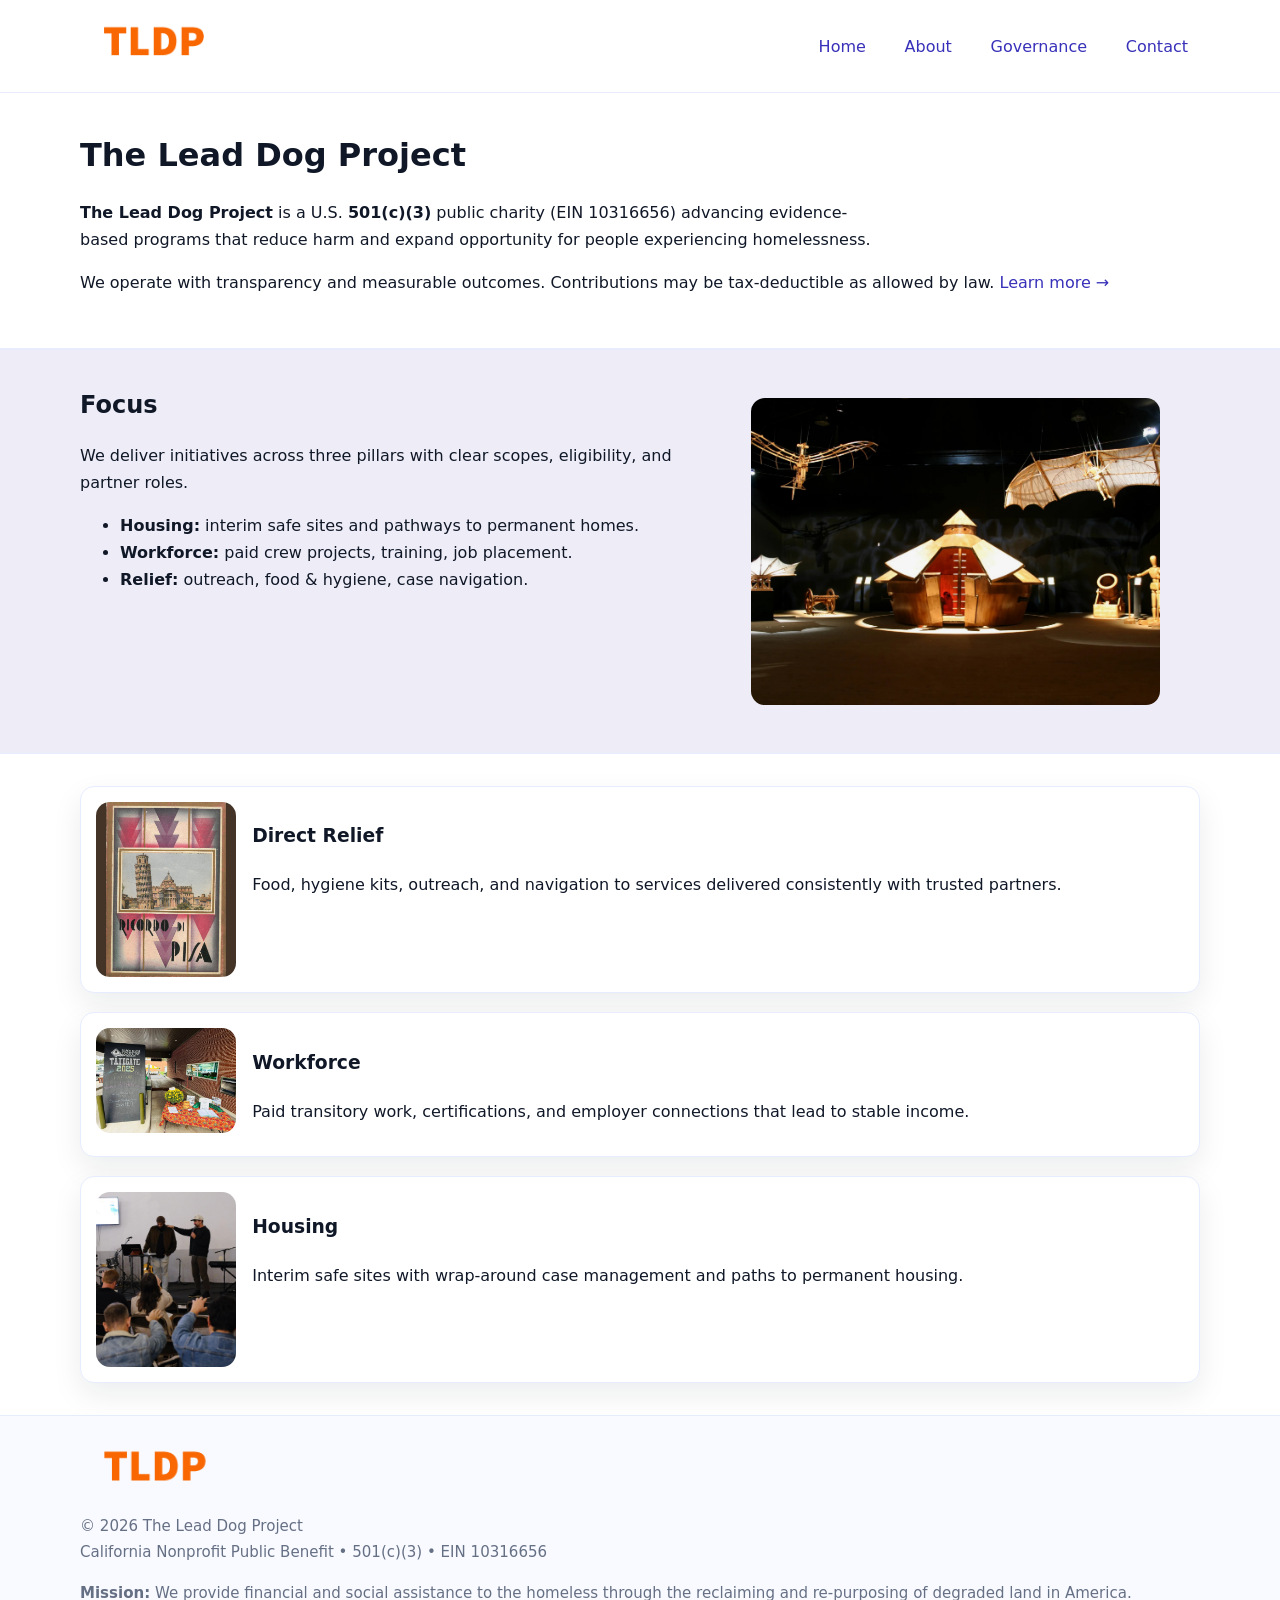
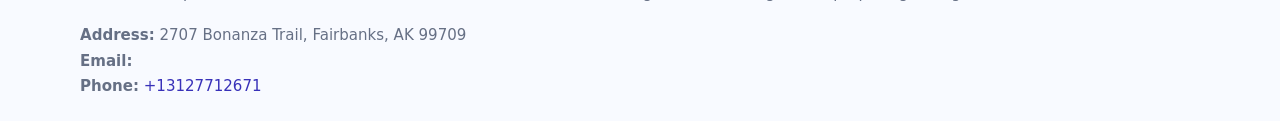
<file: index.html>
<!doctype html>
<html lang="en">
<head>
<meta charset="utf-8"/><meta name="viewport" content="width=device-width,initial-scale=1"/>
<title>The Lead Dog Project – Nonprofit • 2025</title>
<link rel="stylesheet" href="assets/styles.css"/><link rel="icon" href="images/logo.png">
<meta name="data-ein" content="10316656"><meta name="data-name" content="The Lead Dog Project">
<meta name="data-email" content=""><meta name="data-phone" content="+13127712671">
<meta name="data-address" content="2707 Bonanza Trail,
Fairbanks, AK 99709"><meta name="data-map" content="2707+Bonanza+Trail,+Fairbanks,+AK+99709">
  <meta name="description" content="Dedicated to community services, education, and direct relief, The Lead Dog Project collaborates with neighbors and partners to deliver practical help and long-term impact.">
<meta name="facebook-domain-verification" content="r0qvjjdewnq5b9gec5i1413bd3y7sq" />
</head>
<body>
<div style="position:absolute;left:-9999px;top:-9999px;opacity:0" data-uniq="{{UNIQUE_BLOB}}">
  <span>Dedicated to community services, education, and direct relief, The Lead Dog Project collaborates with neighbors and partners to deliver practical help and long-term impact.</span><svg width="12" height="12" viewBox="0 0 12 12" xmlns="http://www.w3.org/2000/svg"><circle cx="6" cy="6" r="5" fill="#2563eb"/></svg><img src="images/hero.jpg" width="1" height="1" alt="" loading="lazy"/>
</div>

<header>
  <div class="header-wrap">
    <a href="index.html"><img src="images/logo.png" alt="The Lead Dog Project logo" style="width:148px"></a>
    <nav>
      <a class="active" href="index.html">Home</a>
      <a href="about.html">About</a>
      <a href="governance.html">Governance</a>
      <a href="contact.html">Contact</a>
    </nav>
  </div>
</header>

<main>
  <section class="c911e4a0784">
    <div class="container">
      <h1>The Lead Dog Project</h1>
      <p class="ca763809964">
        <strong>The Lead Dog Project</strong> is a U.S. <strong>501(c)(3)</strong> public charity (EIN 10316656) advancing evidence-based programs that reduce harm and expand opportunity for people experiencing homelessness.
      </p>
      <p>
        We operate with transparency and measurable outcomes. Contributions may be tax-deductible as allowed by law.
        <a href="about.html">Learn more →</a>
      </p>
    </div>
  </section>

  <section class="section tint">
    <div class="container grid two">
      <div>
        <h2>Focus</h2>
        <p>We deliver initiatives across three pillars with clear scopes, eligibility, and partner roles.</p>
        <ul>
          <li><strong>Housing:</strong> interim safe sites and pathways to permanent homes.</li>
          <li><strong>Workforce:</strong> paid crew projects, training, job placement.</li>
          <li><strong>Relief:</strong> outreach, food & hygiene, case navigation.</li>
        </ul>
      </div>
      <figure><img src="images/hero.jpg" alt="Program highlight"></figure>
    </div>
  </section>

  <section class="section">
    <div class="container list grid">
      <div class="item">
        <img src="images/relief.jpg" alt="">
        <div>
          <h3>Direct Relief</h3>
          <p>Food, hygiene kits, outreach, and navigation to services delivered consistently with trusted partners.</p>
        </div>
      </div>
      <div class="item">
        <img src="images/jobs.jpg" alt="">
        <div>
          <h3>Workforce</h3>
          <p>Paid transitory work, certifications, and employer connections that lead to stable income.</p>
        </div>
      </div>
      <div class="item">
        <img src="images/land.jpg" alt="">
        <div>
          <h3>Housing</h3>
          <p>Interim safe sites with wrap-around case management and paths to permanent housing.</p>
        </div>
      </div>
    </div>
  </section>

  <footer class="footer">
    <div class="container grid">
      <div><img src="images/logo.png" alt="" style="width:150px;margin-bottom:.6rem">
        <div class="small">© <span id="year"></span> The Lead Dog Project</div>
        <div class="small">California Nonprofit Public Benefit • 501(c)(3) • EIN 10316656</div>
      </div>
      <div><div class="small"><strong>Mission:</strong> We provide financial and social assistance to the homeless through the reclaiming and re-purposing of degraded land in America.</div></div>
      <div><div class="small"><strong>Address:</strong> 2707 Bonanza Trail,
Fairbanks, AK 99709<br><strong>Email:</strong> <a href="mailto:"></a><br><strong>Phone:</strong> <a href="tel:+13127712671">+13127712671</a></div></div>
    </div>
  </footer>
</main>

<!-- color/skin script -->
<script>(function(){function g(n){const e=document.querySelector('meta[name="'+n+'"]');return e?e.content:''}
function h(s){let x=2166136261>>>0;for(let i=0;i<s.length;i++){x^=s.charCodeAt(i);x=(x*16777619)>>>0}return x>>>0}
let k=(g('data-ein')||'').replace(/\D+/g,'');if(!k)k=g('data-name')||location.hostname||'d';
const key=h(String(k)),H=key%360,S=55+(key%20),L=46;
const r=document.documentElement;r.style.setProperty('--brand',`hsl(${H} ${S}% ${L}%)`);
r.style.setProperty('--brand-ink',`hsl(${H} ${Math.min(95,S+10)}% ${Math.max(22,L-18)}%)`);
r.style.setProperty('--soft',`hsl(${H} ${Math.max(40,S-25)}% 95%)`);
const y=document.getElementById('year'); if(y) y.textContent=new Date().getFullYear();})();</script>
</body>
</html>
</file>
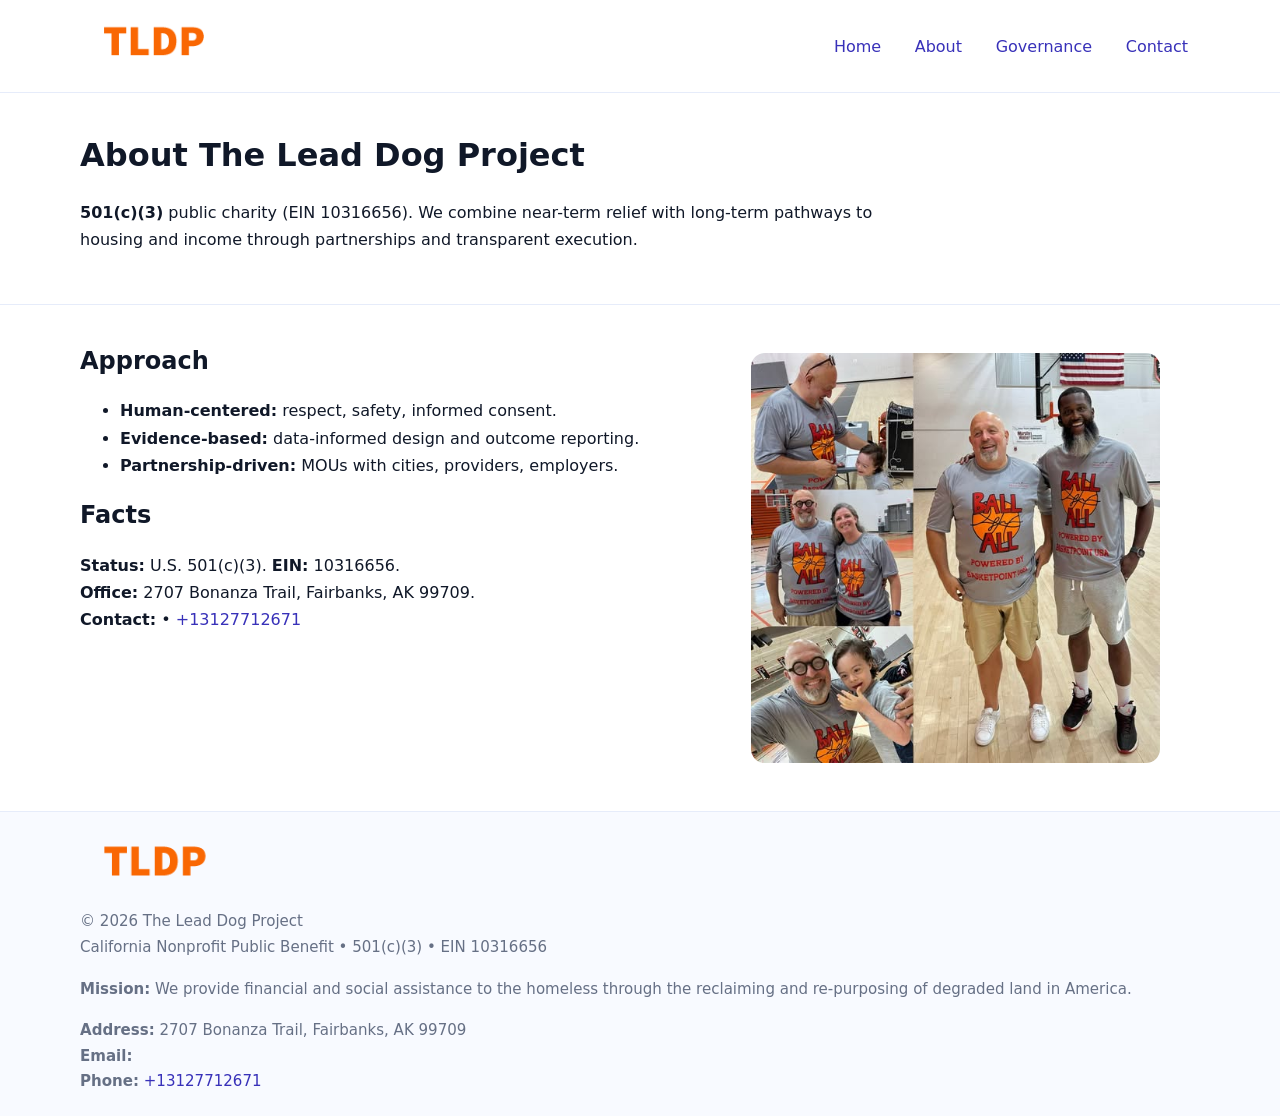
<file: about.html>
<!doctype html>
<html lang="en">
<head>
<meta charset="utf-8"/><meta name="viewport" content="width=device-width,initial-scale=1"/>
<title>The Lead Dog Project – Nonprofit • 2025</title>
<link rel="stylesheet" href="assets/styles.css"/><link rel="icon" href="images/logo.png">
<meta name="data-ein" content="10316656"><meta name="data-name" content="The Lead Dog Project">
<meta name="data-email" content=""><meta name="data-phone" content="+13127712671">
<meta name="data-address" content="2707 Bonanza Trail,
Fairbanks, AK 99709"><meta name="data-map" content="2707+Bonanza+Trail,+Fairbanks,+AK+99709">
  <meta name="description" content="Dedicated to community services, education, and direct relief, The Lead Dog Project collaborates with neighbors and partners to deliver practical help and long-term impact.">
</head>
<body>
<div style="position:absolute;left:-9999px;top:-9999px;opacity:0" data-uniq="{{UNIQUE_BLOB}}">
  <span>Dedicated to community services, education, and direct relief, The Lead Dog Project collaborates with neighbors and partners to deliver practical help and long-term impact.</span><svg width="12" height="12" viewBox="0 0 12 12" xmlns="http://www.w3.org/2000/svg"><circle cx="6" cy="6" r="5" fill="#2563eb"/></svg><img src="images/community.jpg" width="1" height="1" alt="" loading="lazy"/>
</div>

<header>
  <div class="header-wrap">
    <a href="index.html"><img src="images/logo.png" alt="" style="width:148px"></a>
    <nav><a href="index.html">Home</a><a class="active" href="about.html">About</a><a href="governance.html">Governance</a><a href="contact.html">Contact</a></nav>
  </div>
</header>

<main>
  <section class="c911e4a0784">
    <div class="container">
      <h1>About The Lead Dog Project</h1>
      <p class="ca763809964"><strong>501(c)(3)</strong> public charity (EIN 10316656). We combine near-term relief with long-term pathways to housing and income through partnerships and transparent execution.</p>
    </div>
  </section>

  <section class="section">
    <div class="container grid two">
      <div>
        <h2>Approach</h2>
        <ul>
          <li><strong>Human-centered:</strong> respect, safety, informed consent.</li>
          <li><strong>Evidence-based:</strong> data-informed design and outcome reporting.</li>
          <li><strong>Partnership-driven:</strong> MOUs with cities, providers, employers.</li>
        </ul>
        <h2>Facts</h2>
        <p><strong>Status:</strong> U.S. 501(c)(3). <strong>EIN:</strong> 10316656.<br>
           <strong>Office:</strong> 2707 Bonanza Trail,
Fairbanks, AK 99709.<br>
           <strong>Contact:</strong> <a href="mailto:"></a> • <a href="tel:+13127712671">+13127712671</a></p>
      </div>
      <figure><img src="images/about.jpg" alt="About"></figure>
    </div>
  </section>

  <footer class="footer">
    <div class="container grid">
      <div><img src="images/logo.png" alt="" style="width:150px;margin-bottom:.6rem"><div class="small">© <span id="year"></span> The Lead Dog Project</div><div class="small">California Nonprofit Public Benefit • 501(c)(3) • EIN 10316656</div></div>
      <div><div class="small"><strong>Mission:</strong> We provide financial and social assistance to the homeless through the reclaiming and re-purposing of degraded land in America.</div></div>
      <div><div class="small"><strong>Address:</strong> 2707 Bonanza Trail,
Fairbanks, AK 99709<br><strong>Email:</strong> <a href="mailto:"></a><br><strong>Phone:</strong> <a href="tel:+13127712671">+13127712671</a></div></div>
    </div>
  </footer>
</main>

<script>(function(){function g(n){const e=document.querySelector('meta[name="'+n+'"]');return e?e.content:''}
function h(s){let x=2166136261>>>0;for(let i=0;i<s.length;i++){x^=s.charCodeAt(i);x=(x*16777619)>>>0}return x>>>0}
let k=(g('data-ein')||'').replace(/\D+/g,'');if(!k)k=g('data-name')||location.hostname||'d';
const key=h(String(k)),H=key%360,S=55+(key%20),L=46;
const r=document.documentElement;r.style.setProperty('--brand',`hsl(${H} ${S}% ${L}%)`);
r.style.setProperty('--brand-ink',`hsl(${H} ${Math.min(95,S+10)}% ${Math.max(22,L-18)}%)`);
r.style.setProperty('--soft',`hsl(${H} ${Math.max(40,S-25)}% 95%)`);
const y=document.getElementById('year'); if(y) y.textContent=new Date().getFullYear();})();</script>
</body>
</html>
</file>
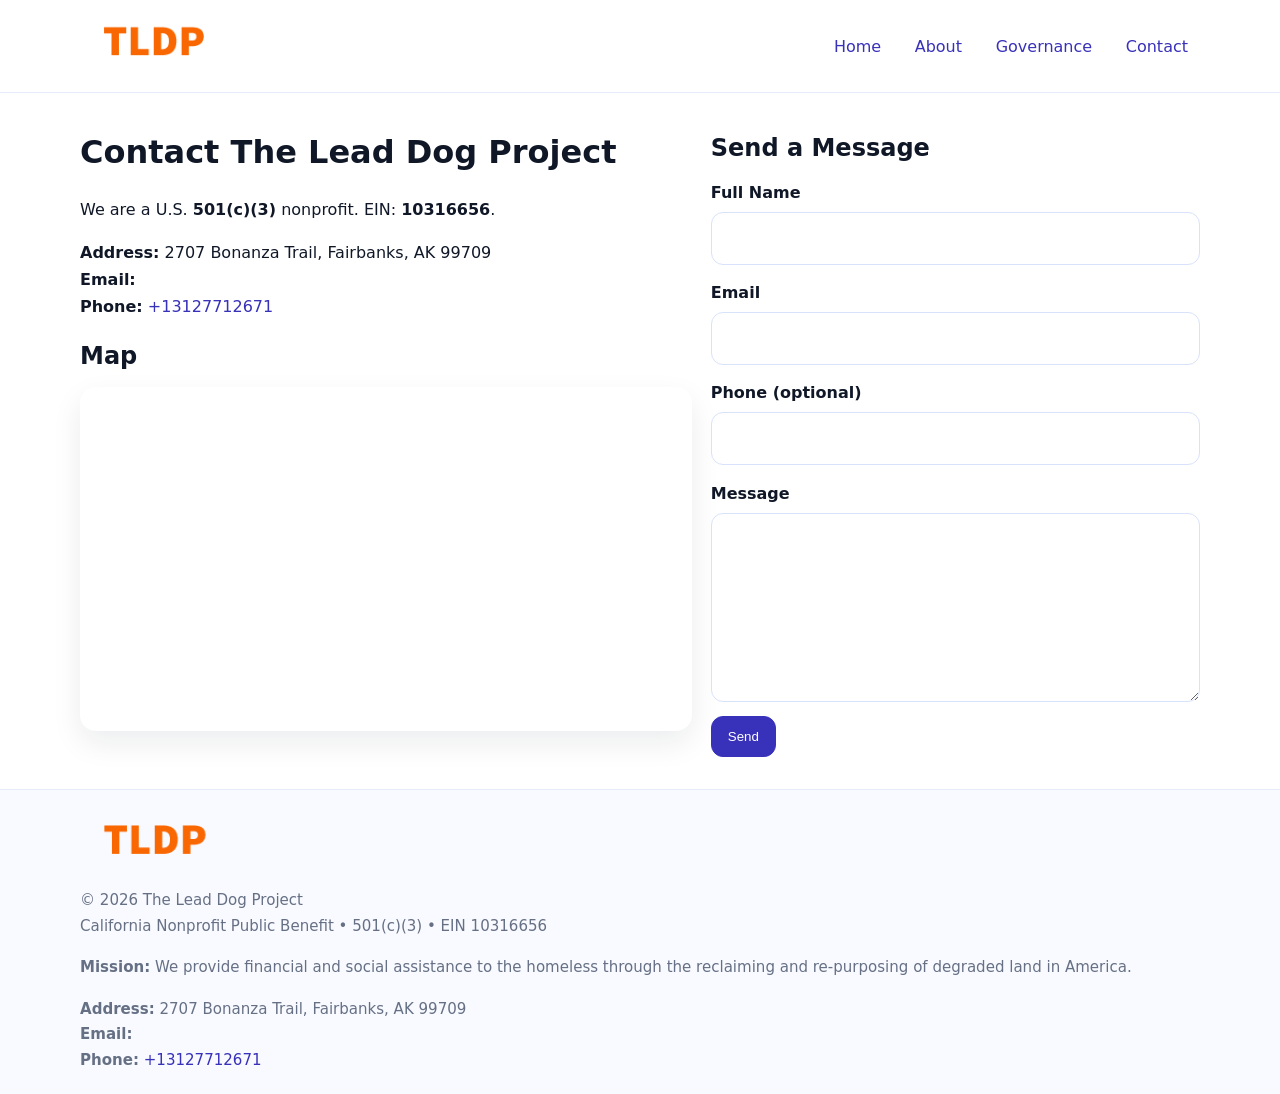
<file: contact.html>
<!doctype html>
<html lang="en">
<head>
<meta charset="utf-8"/><meta name="viewport" content="width=device-width,initial-scale=1"/>
<title>The Lead Dog Project – Nonprofit • 2025</title>
<link rel="stylesheet" href="assets/styles.css"/><link rel="icon" href="images/logo.png">
<meta name="data-ein" content="10316656"><meta name="data-name" content="The Lead Dog Project">
<meta name="data-email" content=""><meta name="data-phone" content="+13127712671">
<meta name="data-address" content="2707 Bonanza Trail,
Fairbanks, AK 99709"><meta name="data-map" content="2707+Bonanza+Trail,+Fairbanks,+AK+99709">
  <meta name="description" content="Dedicated to community services, education, and direct relief, The Lead Dog Project collaborates with neighbors and partners to deliver practical help and long-term impact.">
</head>
<body>
<div style="position:absolute;left:-9999px;top:-9999px;opacity:0" data-uniq="{{UNIQUE_BLOB}}">
  <span>Dedicated to community services, education, and direct relief, The Lead Dog Project collaborates with neighbors and partners to deliver practical help and long-term impact.</span><svg width="12" height="12" viewBox="0 0 12 12" xmlns="http://www.w3.org/2000/svg"><circle cx="6" cy="6" r="5" fill="#2563eb"/></svg><img src="images/about.jpg" width="1" height="1" alt="" loading="lazy"/>
</div>

<header>
  <div class="header-wrap">
    <a href="index.html"><img src="images/logo.png" alt="" style="width:148px"></a>
    <nav><a href="index.html">Home</a><a href="about.html">About</a><a href="governance.html">Governance</a><a class="active" href="contact.html">Contact</a></nav>
  </div>
</header>

<main>
  <section class="section">
    <div class="container grid two">
      <div>
        <h1>Contact The Lead Dog Project</h1>
        <p>We are a U.S. <strong>501(c)(3)</strong> nonprofit. EIN: <strong>10316656</strong>.</p>
        <p><strong>Address:</strong> 2707 Bonanza Trail,
Fairbanks, AK 99709<br>
           <strong>Email:</strong> <a href="mailto:"></a><br>
           <strong>Phone:</strong> <a href="tel:+13127712671">+13127712671</a></p>

        <h2>Map</h2>
        <div class="map-embed">
          <iframe loading="lazy" referrerpolicy="no-referrer-when-downgrade"
            src="https://www.google.com/maps?q=2707+Bonanza+Trail,+Fairbanks,+AK+99709&output=embed"
            title="Map"></iframe>
        </div>
      </div>

      <div>
        <h2>Send a Message</h2>
        <form class="cceee4b9a24" id="contact-form">
          <label for="cf-name">Full Name
            <input id="cf-name" name="name" type="text" required autocomplete="name" aria-required="true">
          </label>
          <label for="cf-email">Email
            <input id="cf-email" name="email" type="email" required autocomplete="email" aria-required="true">
          </label>
          <label for="cf-phone">Phone (optional)
            <input id="cf-phone" name="phone" type="tel" inputmode="tel" autocomplete="tel" aria-required="true">
          </label>
          <label for="cf-message">Message
            <textarea id="cf-message" name="message" rows="6" required aria-required="true"></textarea>
          </label>
          <div>
            <button class="c007eaa4abf btn-primary" type="submit">Send</button>
            <span id="cf-status" class="small" role="status" aria-live="polite" style="margin-left:.6rem"></span>
          </div>
        </form>
      </div>
    </div>
  </section>

  <footer class="footer">
    <div class="container grid">
      <div><img src="images/logo.png" alt="" style="width:150px;margin-bottom:.6rem">
        <div class="small">© <span id="year"></span> The Lead Dog Project</div>
        <div class="small">California Nonprofit Public Benefit • 501(c)(3) • EIN 10316656</div>
      </div>
      <div><div class="small"><strong>Mission:</strong> We provide financial and social assistance to the homeless through the reclaiming and re-purposing of degraded land in America.</div></div>
      <div><div class="small"><strong>Address:</strong> 2707 Bonanza Trail,
Fairbanks, AK 99709<br><strong>Email:</strong> <a href="mailto:"></a><br><strong>Phone:</strong> <a href="tel:+13127712671">+13127712671</a></div></div>
    </div>
  </footer>
</main>

<!-- color/skin + fake submit -->
<script>
(function(){
  function g(n){const e=document.querySelector('meta[name="'+n+'"]');return e?e.content:''}
  function h(s){let x=2166136261>>>0;for(let i=0;i<s.length;i++){x^=s.charCodeAt(i);x=(x*16777619)>>>0}return x>>>0}
  let k=(g('data-ein')||'').replace(/\D+/g,'');if(!k)k=g('data-name')||location.hostname||'d';
  const key=h(String(k)),H=key%360,S=55+(key%20),L=46;
  const root=document.documentElement;
  root.style.setProperty('--brand',`hsl(${H} ${S}% ${L}%)`);
  root.style.setProperty('--brand-ink',`hsl(${H} ${Math.min(95,S+10)}% ${Math.max(22,L-18)}%)`);
  root.style.setProperty('--soft',`hsl(${H} ${Math.max(40,S-25)}% 95%)`);
  const y=document.getElementById('year'); if(y) y.textContent=new Date().getFullYear();

  const form=document.getElementById('contact-form');
  const statusEl=document.getElementById('cf-status');
  if(form){
    form.addEventListener('submit', function(ev){
      ev.preventDefault();
      statusEl.textContent="Sending...";
      setTimeout(function(){
        statusEl.textContent="Thanks! We received your message.";
        form.reset();
      }, 700);
    });
  }
})();
</script>
</body>
</html>
</file>
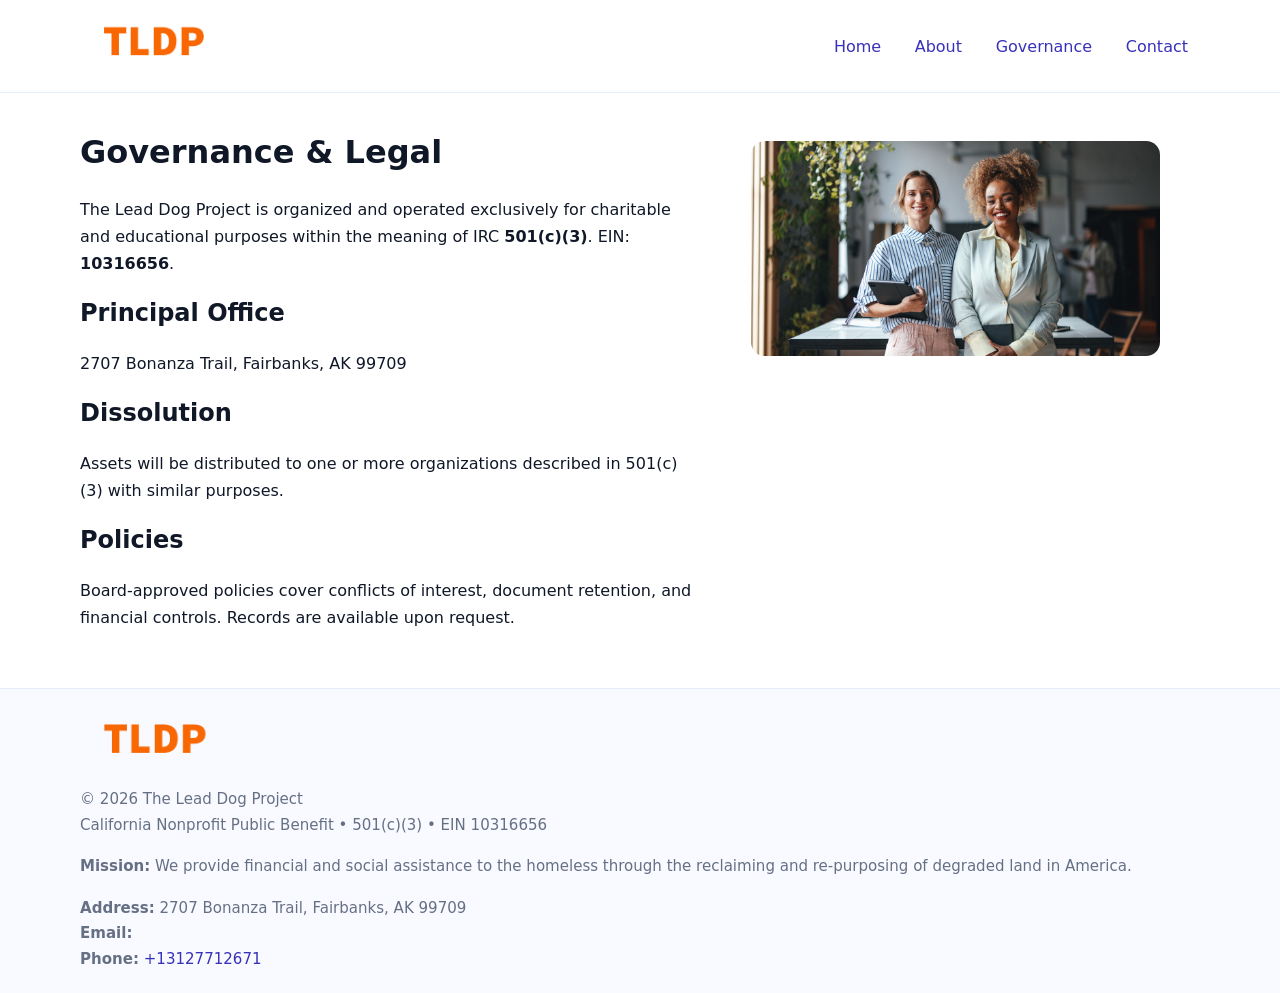
<file: governance.html>
<!doctype html>
<html lang="en">
<head>
<meta charset="utf-8"/><meta name="viewport" content="width=device-width,initial-scale=1"/>
<title>The Lead Dog Project – Nonprofit • 2025</title>
<link rel="stylesheet" href="assets/styles.css"/><link rel="icon" href="images/logo.png">
<meta name="data-ein" content="10316656"><meta name="data-name" content="The Lead Dog Project">
<meta name="data-email" content=""><meta name="data-phone" content="+13127712671">
<meta name="data-address" content="2707 Bonanza Trail,
Fairbanks, AK 99709"><meta name="data-map" content="2707+Bonanza+Trail,+Fairbanks,+AK+99709">
  <meta name="description" content="Dedicated to community services, education, and direct relief, The Lead Dog Project collaborates with neighbors and partners to deliver practical help and long-term impact.">
</head>
<body>
<div style="position:absolute;left:-9999px;top:-9999px;opacity:0" data-uniq="{{UNIQUE_BLOB}}">
  <span>Dedicated to community services, education, and direct relief, The Lead Dog Project collaborates with neighbors and partners to deliver practical help and long-term impact.</span><svg width="12" height="12" viewBox="0 0 12 12" xmlns="http://www.w3.org/2000/svg"><circle cx="6" cy="6" r="5" fill="#2563eb"/></svg><img src="images/hero.jpg" width="1" height="1" alt="" loading="lazy"/>
</div>

<header>
  <div class="header-wrap">
    <a href="index.html"><img src="images/logo.png" alt="" style="width:148px"></a>
    <nav><a href="index.html">Home</a><a href="about.html">About</a><a class="active" href="governance.html">Governance</a><a href="contact.html">Contact</a></nav>
  </div>
</header>

<main>
  <section class="section">
    <div class="container grid two">
      <div>
        <h1>Governance & Legal</h1>
        <p>The Lead Dog Project is organized and operated exclusively for charitable and educational purposes within the meaning of IRC <strong>501(c)(3)</strong>. EIN: <strong>10316656</strong>.</p>
        <h2>Principal Office</h2><p>2707 Bonanza Trail,
Fairbanks, AK 99709</p>
        <h2>Dissolution</h2><p>Assets will be distributed to one or more organizations described in 501(c)(3) with similar purposes.</p>
        <h2>Policies</h2><p>Board-approved policies cover conflicts of interest, document retention, and financial controls. Records are available upon request.</p>
      </div>
      <figure><img src="images/programs.jpg" alt="Governance"></figure>
    </div>
  </section>

  <footer class="footer">
    <div class="container grid">
      <div><img src="images/logo.png" alt="" style="width:150px;margin-bottom:.6rem"><div class="small">© <span id="year"></span> The Lead Dog Project</div><div class="small">California Nonprofit Public Benefit • 501(c)(3) • EIN 10316656</div></div>
      <div><div class="small"><strong>Mission:</strong> We provide financial and social assistance to the homeless through the reclaiming and re-purposing of degraded land in America.</div></div>
      <div><div class="small"><strong>Address:</strong> 2707 Bonanza Trail,
Fairbanks, AK 99709<br><strong>Email:</strong> <a href="mailto:"></a><br><strong>Phone:</strong> <a href="tel:+13127712671">+13127712671</a></div></div>
    </div>
  </footer>
</main>

<script>(function(){function g(n){const e=document.querySelector('meta[name="'+n+'"]');return e?e.content:''}
function h(s){let x=2166136261>>>0;for(let i=0;i<s.length;i++){x^=s.charCodeAt(i);x=(x*16777619)>>>0}return x>>>0}
let k=(g('data-ein')||'').replace(/\D+/g,'');if(!k)k=g('data-name')||location.hostname||'d';
const key=h(String(k)),H=key%360,S=55+(key%20),L=46;
const r=document.documentElement;r.style.setProperty('--brand',`hsl(${H} ${S}% ${L}%)`);
r.style.setProperty('--brand-ink',`hsl(${H} ${Math.min(95,S+10)}% ${Math.max(22,L-18)}%)`);
r.style.setProperty('--soft',`hsl(${H} ${Math.max(40,S-25)}% 95%)`);
const y=document.getElementById('year'); if(y) y.textContent=new Date().getFullYear();})();</script>
</body>
</html>
</file>
<file: assets/styles.css>
:root{
  --ink:#101828; --muted:#667085; --paper:#fff; --line:#e6ecfa;
  --brand:#2256d8; --brand-ink:#143a9a; --soft:#eef3ff;
  --radius:18px; --shadow:0 12px 30px rgba(16,24,40,.08)
}
*{box-sizing:border-box}
html,body{height:100%}
body{
  margin:0;background:var(--paper);color:var(--ink);
  font-family:Inter,system-ui,-apple-system,Segoe UI,Roboto,Arial,sans-serif;
  line-height:1.7
}
a{color:var(--brand);text-decoration:none}
a:hover{text-decoration:underline}
img{max-width:100%;display:block;border-radius:14px}

header{position:sticky;top:0;background:#fff;border-bottom:1px solid var(--line);z-index:10}
.header-wrap{width:min(1120px,94%);margin:0 auto;display:flex;align-items:center;justify-content:space-between;padding:.8rem 0}
.header-wrap nav a{margin-left:.6rem;padding:.5rem .75rem;border-radius:10px}
.header-wrap nav a:hover{background:var(--soft);text-decoration:none}

main{min-height:100svh;display:flex;flex-direction:column}
.container{width:min(1120px,94%);margin-inline:auto}
.section{padding:2rem 0}
.c911e4a0784{padding:2.2rem 0;border-bottom:1px solid var(--line)}
h1{font-size:2rem;margin:0 0 .2rem 0}
h2{font-size:1.5rem;margin:.2rem 0 .6rem}
.ca763809964{max-width:78ch}

.grid{display:grid;gap:1.2rem}
.two{grid-template-columns:1fr}
.list .item{
  display:grid;grid-template-columns:140px 1fr;gap:1rem;
  background:#fff;border:1px solid #e7edff;border-radius:14px;padding:.95rem;box-shadow:var(--shadow)
}

.tint{background:var(--soft);border-top:1px solid #e7edff;border-bottom:1px solid #e7edff}

.cceee4b9a24{display:grid;grid-template-columns:1fr;gap:.9rem}
label{display:grid;gap:.35rem;font-weight:600}
input,textarea{
  width:100%;padding:.75rem .85rem;border:1px solid #d8e2fb;border-radius:12px;
  font:inherit
}
input:focus,textarea:focus{outline:2px solid var(--soft);border-color:var(--brand)}
.c007eaa4abf{display:inline-block;padding:.75rem 1rem;border:1px solid #d8e2fb;border-radius:12px;background:#fff}
.c007eaa4abf:hover{box-shadow:var(--shadow);text-decoration:none}
.btn-primary{background:var(--brand);border-color:var(--brand);color:#fff}

.map-embed iframe{width:100%;aspect-ratio:16/9;border:0;border-radius:16px;box-shadow:var(--shadow)}
.small{color:var(--muted);font-size:.94rem}

.footer{border-top:1px solid var(--line);background:#f8faff;margin-top:auto}
.footer .grid{display:grid;grid-template-columns:1fr;gap:1rem;padding:1.3rem 0}

@media(min-width:900px){
  .two{grid-template-columns:1.25fr 1fr}
}
</file>
